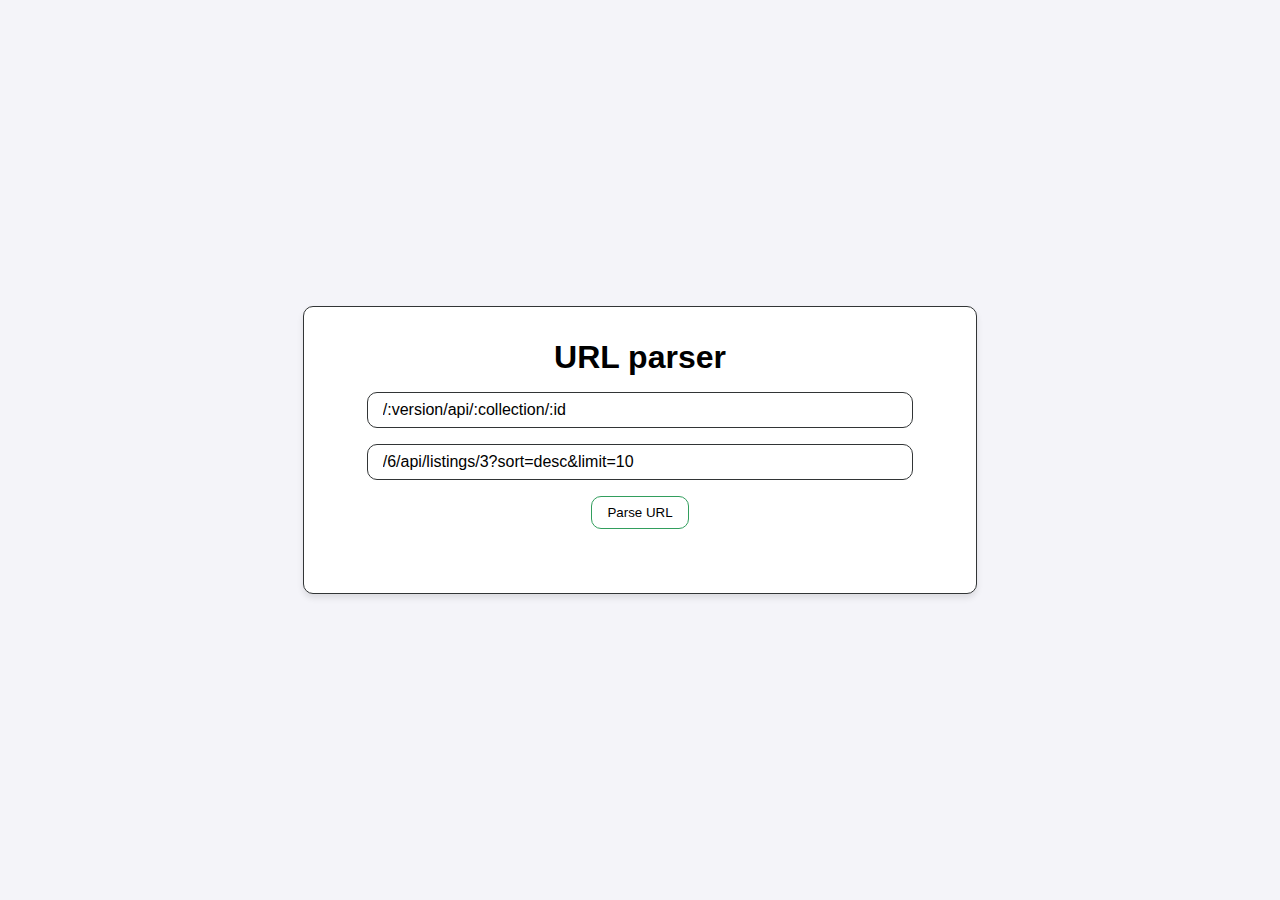
<file: url_parser_excercise/index.html>
<!doctype html>
<html lang="en">
    <head>
        <meta charset="UTF-8" />
        <meta name="viewport" content="width=device-width, initial-scale=1.0" />
        <title>URL parser</title>
        <link rel="stylesheet" href="./public/styles/styles.css" />
    </head>
    <body>
        <div class="container">
            <h1>URL parser</h1>

            <form id="url_form">
                <input
                    type="text"
                    id="urlFormatInput"
                    value="/:version/api/:collection/:id"
                    placeholder="Type the url to parse..."
                />

                <input
                    type="text"
                    id="urlValueInput"
                    value="/6/api/listings/3?sort=desc&limit=10"
                    placeholder="Type the url to parse..."
                />

                <button class="btn-submit" type="submit">Parse URL</button>
            </form>
            
            <p id="error-msg"></p>

            <p id="result"></p>
        </div>

        <script type="module" src="./public/js/parser.js"></script>
    </body>
</html>
</file>
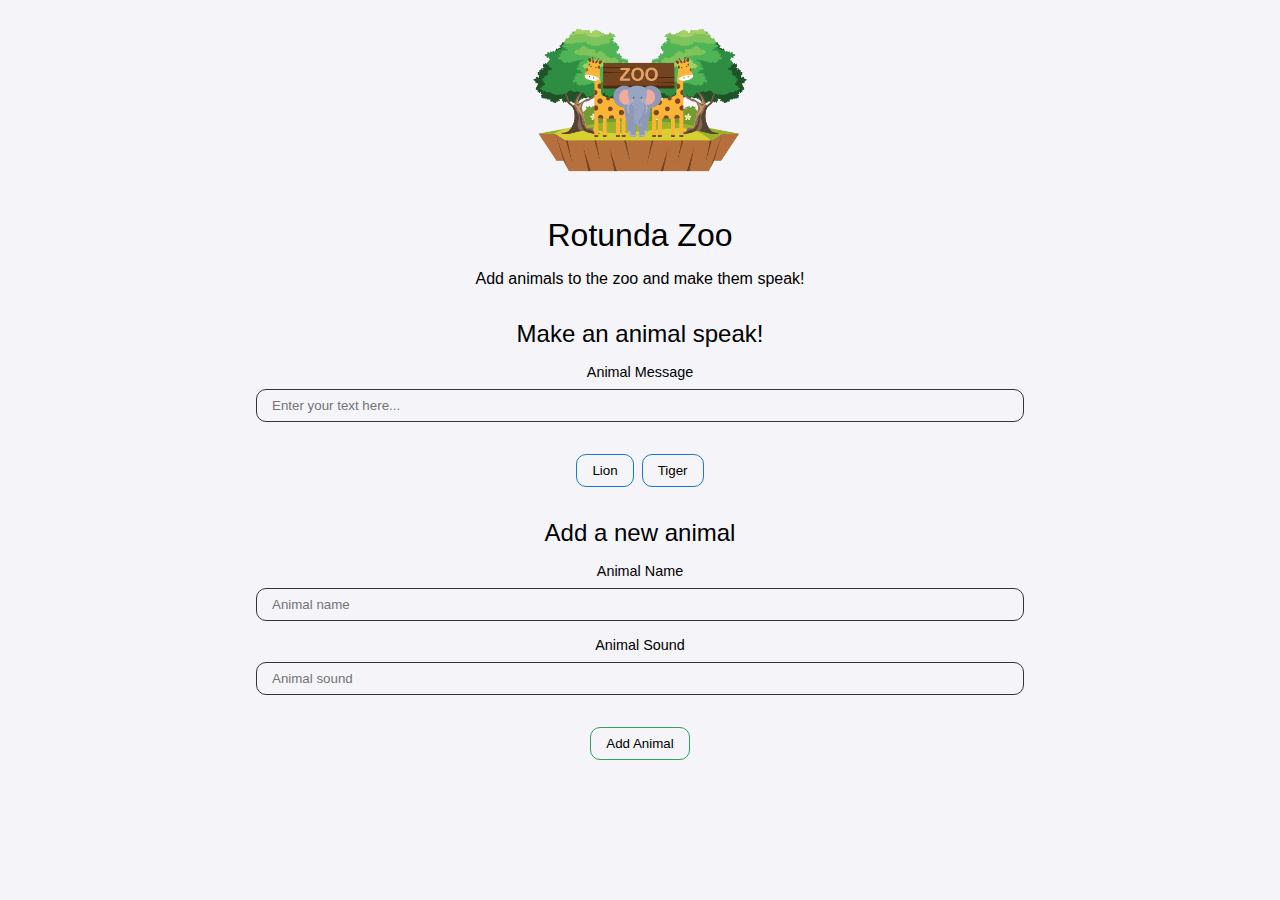
<file: zoo_excercise/index.html>
<!doctype html>
<html lang="en">
    <head>
        <meta charset="UTF-8" />
        <meta name="viewport" content="width=device-width, initial-scale=1.0" />
        <link rel="stylesheet" href="./public/styles/zoo.css" />
        <title>Rotunda Zoo</title>
    </head>
    <body>
        <header class="header">
            <img src="./public/images/zoo.webp" alt="Zoo illustration" />
            <h1>Rotunda Zoo</h1>
            <p>Add animals to the zoo and make them speak!</p>
        </header>

        <main>
            <section id="animalMsgSection">
                <h2 id="add-animal-title">Make an animal speak!</h2>

                <label for="inputText">Animal Message</label>
                <input
                    autocomplete="off"
                    type="text"
                    class="input-common"
                    id="inputText"
                    placeholder="Enter your text here..."
                />
                <p class="animal-error-msg" id="animal-speak-error-msg"></p>

                <div id="animalButtons" class="buttons"></div>
            </section>

            <section id="addAnimalSection" aria-labelledby="add-animal-title">
                <h2 id="add-animal-title">Add a new animal</h2>

                <form novalidate id="animalForm">
                    <label for="newAnimalName">Animal Name</label>
                    <input
                        autocomplete="off"
                        type="text"
                        class="input-common"
                        id="newAnimalName"
                        placeholder="Animal name"
                        required
                    />

                    <label for="newAnimalSound">Animal Sound</label>
                    <input
                        autocomplete="off"
                        type="text"
                        class="input-common"
                        id="newAnimalSound"
                        placeholder="Animal sound"
                        required
                    />

                    <p class="animal-error-msg" id="animal-add-error-msg"></p>

                    <button class="btn-submit" type="submit">Add Animal</button>

                    <p id="process-feedback-msg"></p>
                </form>
            </section>

            <section id="outputDiv" aria-labelledby="output-title">
                <h2 id="outputTitle">Animal Says:</h2>
                <p id="outputText">...</p>
            </section>
        </main>

        <script type="module" src="./public/js/zoo.js"></script>
    </body>
</html>
</file>
<file: url_parser_excercise/public/styles/styles.css>
:root {
    --border-radius: 10px;
    --border-width: 1.5px;
    --color-background: #f4f4f9;
    --color-error: red;
    --color-border: rgb(50, 53, 54);
    --color-button-submit: rgb(50, 158, 93);
    --color-hover-overlay: rgba(50, 53, 54, 0.2);
    --color-hover-submit: rgba(50, 158, 93, 0.5);
    --font-family: Arial, sans-serif;
    --spacing-gap: 1em;
    --spacing-padding: 8px 15px;
}

* {
    box-sizing: border-box;
    margin: 0;
    padding: 0;
}

body {
    align-items: center;
    background-color: var(--color-background);
    display: flex;
    font-family: var(--font-family);
    height: 100vh;
    justify-content: center;
}

.container {
    align-items: center;
    background: white;
    border: var(--border-width) solid var(--color-border);
    border-radius: var(--border-radius);
    box-shadow: 0px 4px 6px rgba(0, 0, 0, 0.1);
    display: flex;
    flex-direction: column;
    gap: var(--spacing-gap);
    padding: 2em;
    
    form {
        display: flex;
        flex-wrap: wrap;
        gap: 1em;
        justify-content: center;
        width: 100%;
    }
}


input[type="text"] {
    border: var(--border-width) solid var(--color-border);
    border-radius: var(--border-radius);
    font-size: 1rem;
    max-width: 300px;
    min-width: 90%;
    padding: var(--spacing-padding);
    transition: background-color 0.2s ease-in-out;
}

input[type="text"]:focus {
    outline: none;
}

input[type="text"]:hover {
    background-color: var(--color-hover-overlay);
}

p {
    color: var(--color-border);
    font-size: 1rem;
    text-align: center;
}

#error-msg {
    color: var(--color-error);
    width: 100%;
}

button {
    background-color: transparent;
    border: var(--border-width) solid var(--color-border);
    border-radius: var(--border-radius);
    cursor: pointer;
    padding: var(--spacing-padding);
    transition: 0.2s ease-in-out background-color;
}

.btn-submit {
    border-color: var(--color-button-submit);

    &:hover {
        background-color: var(--color-hover-submit);
    }
}
</file>
<file: zoo_excercise/public/styles/zoo.css>
:root {
    --color-background: #f4f4f9;
    --color-border: rgb(50, 53, 54);
    --color-border-error: red;
    --color-button-animal: rgb(24, 123, 194);
    --color-button-submit: rgb(50, 158, 93);
    --color-hover-overlay: rgba(50, 53, 54, 0.2);
    --color-hover-animal: rgba(24, 123, 194, 0.5);
    --color-hover-submit: rgba(50, 158, 93, 0.5);

    --font-family: Roboto, sans-serif;
    --font-size-label: 0.9rem;

    --spacing-gap: 1em;
    --spacing-padding: 8px 15px;

    --border-radius: 10px;
    --border-width: 1.5px;

    /* --breakpoint-xxs: 0em;  0px */
    /* --breakpoint-xs: 20em;  320px */
    /* --breakpoint-sm: 30em;  480px */
    /* --breakpoint-md: 48em;  768px */
    /* --breakpoint-lg: 62em;  992px */
    /* --breakpoint-xl: 80em;  1280px */
    /* --breakpoint-xxl: 96em; 1536px */
}

* {
    box-sizing: border-box;
    font-weight: 100;
    margin: 0;
    padding: 0;
}

body {
    background-color: var(--color-background);
    font-family: var(--font-family);
    height: 100vh;
    text-align: center;
}

h1,
h2,
p,
input {
    width: 100%;
}

section {
    display: flex;
    flex-wrap: wrap;
    align-items: center;
    justify-content: center;
    width: 60%;
}

button {
    background-color: transparent;
    border-radius: var(--border-radius);
    padding: var(--spacing-padding);
    border: var(--border-width) solid var(--color-border);
    cursor: pointer;
    transition: 0.2s ease-in-out background-color;
}

label {
    font-size: var(--font-size-label);
    text-align: start;
    margin-bottom: -0.5em;
}

input {
    background-color: transparent;
    border-radius: var(--border-radius);
    padding: var(--spacing-padding);
    border: var(--border-width) solid var(--color-border);
    cursor: pointer;
    transition: 0.2s ease-in-out background-color;

    &:focus {
        outline: none;
    }

    &:hover {
        background-color: var(--color-hover-overlay);
    }
}

.input-common {
    border-color: var(--color-border);
}

.input-err {
    border-color: var(--color-border-error);
}

.btn-animal {
    border-color: var(--color-button-animal);

    &:hover {
        background-color: var(--color-hover-animal);
    }
}

.btn-submit {
    border-color: var(--color-button-submit);

    &:hover {
        background-color: var(--color-hover-submit);
    }
}

.animal-error-msg {
    color: var(--color-border-error);
    margin: -0.5em 0 0 0.8em;
    text-align: start;
    font-size: 0.9rem;
}

.header {
    display: flex;
    flex-wrap: wrap;
    justify-content: center;
    gap: var(--spacing-gap);

    img {
        margin-bottom: -2em;
        width: 400px;
    }
}

main {
    display: flex;
    flex-wrap: wrap;
    justify-content: center;
    align-items: start;
    margin: 3em auto;
    width: 50%;

    #animalMsgSection {
        display: flex;
        flex-wrap: wrap;
        align-items: start;
        justify-content: center;
        gap: var(--spacing-gap);
        margin-top: -1em;

        #animalButtons {
            display: flex;
            flex-wrap: wrap;
            gap: 0.5em;
            justify-content: center;
            width: 100%;
        }
    }

    #addAnimalSection {
        display: flex;
        flex-wrap: wrap;
        align-items: start;
        justify-content: center;
        gap: var(--spacing-gap);
        margin-top: 2em;

        form {
            display: flex;
            flex-wrap: wrap;
            gap: var(--spacing-gap);
            justify-content: center;
            width: 100%;
        }
    }

    #process-feedback-msg {
        margin-top: 1em;
    }

    #outputDiv {
        display: none;
        flex-wrap: wrap;
        justify-content: center;
        gap: var(--spacing-gap);
        margin-top: 0.5em;
    }
}

@media (max-width: 80em) {
    section {
        width: 100%;
    }

    .header img {
        margin-bottom: 0.1em;
        width: 300px;
    }

    main {
        width: 60%;
    }
}

@media (max-width: 48em) {
    .header img {
        width: 200px;
    }

    main {
        width: 80%;
    }
}
</file>
